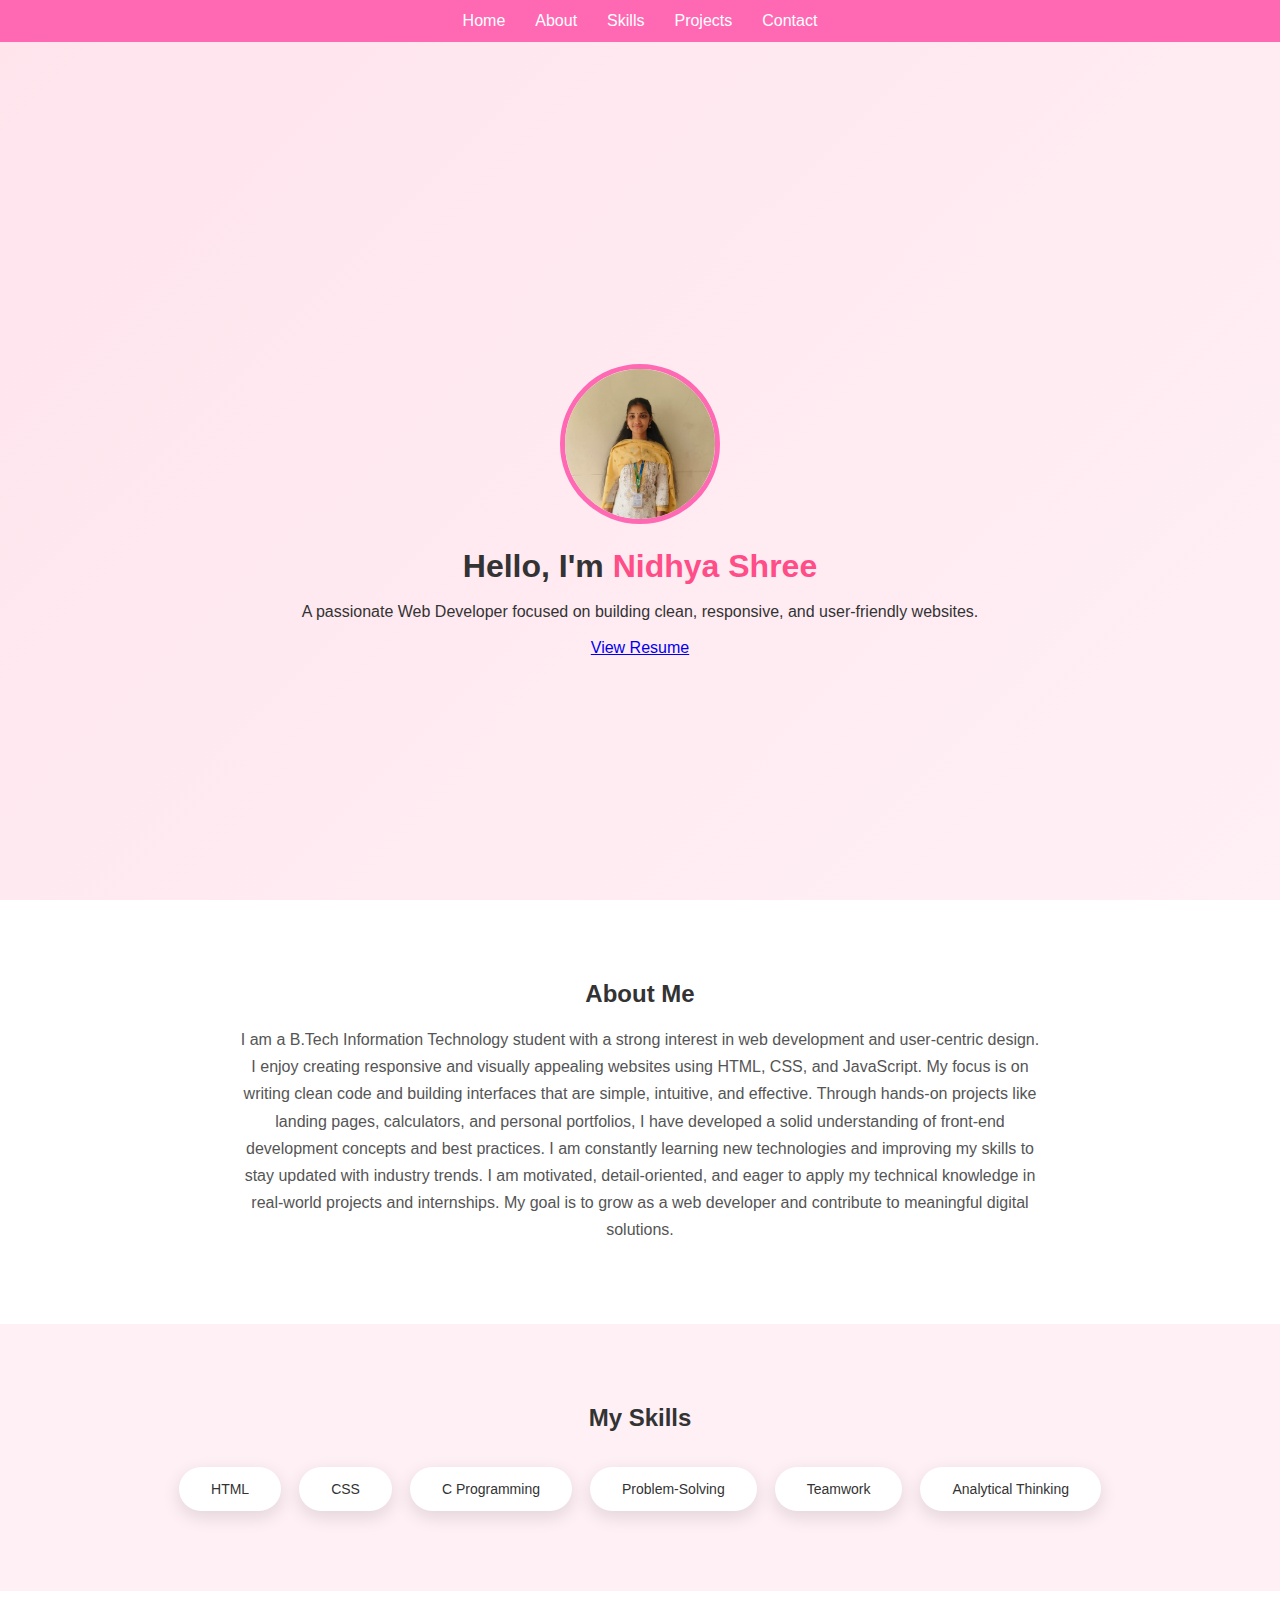
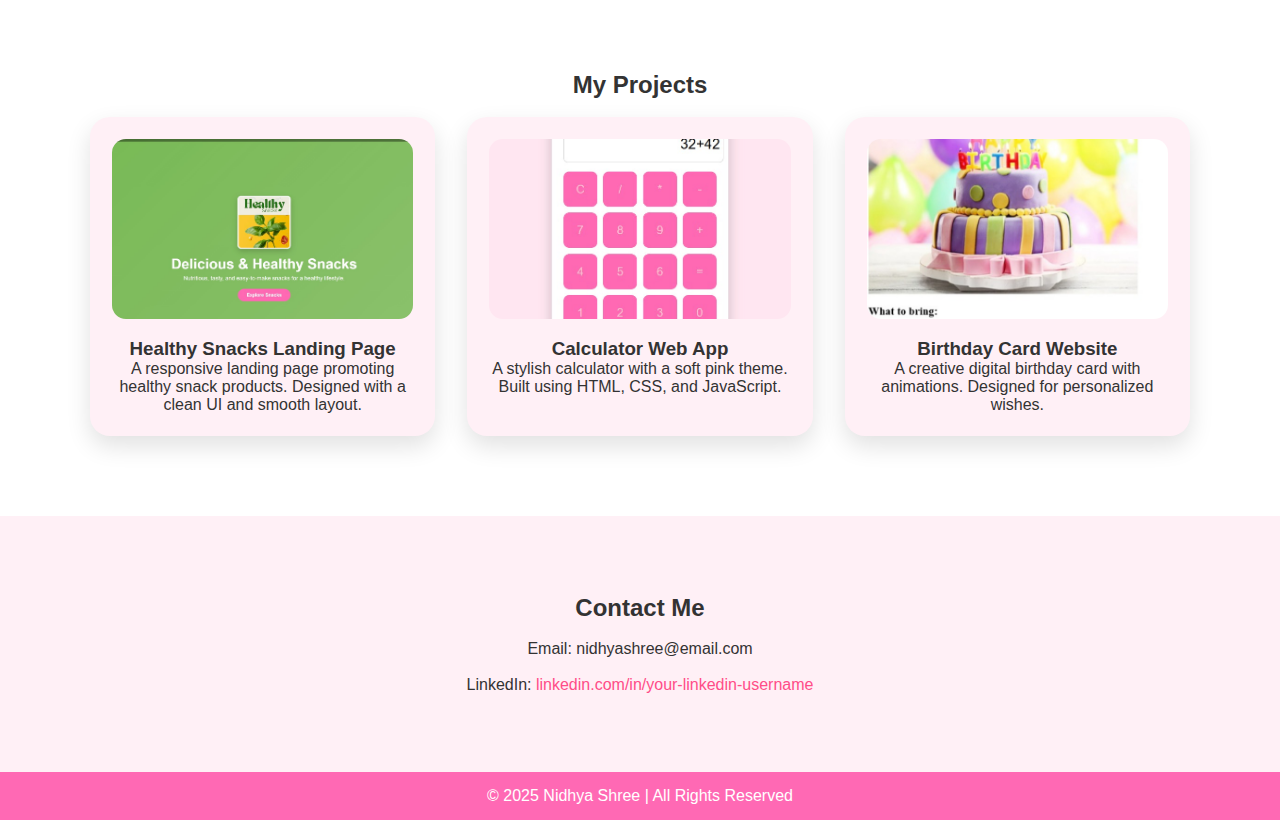
<file: level-1/task-1/index.html>
<!DOCTYPE html>
<html lang="en">
<head>
    <meta charset="UTF-8">
    <meta name="viewport" content="width=device-width, initial-scale=1.0">
    <title>Nidhya Shree | Portfolio</title>
    <link rel="stylesheet" href="style.css">
</head>
<body>

<!-- NAVBAR -->
<header>
    <nav>
        <ul>
            <li><a href="#home">Home</a></li>
            <li><a href="#about">About</a></li>
            <li><a href="#skills">Skills</a></li>
            <li><a href="#projects">Projects</a></li>
            <li><a href="#contact">Contact</a></li>
        </ul>
    </nav>
</header>

<!-- HOME -->
<section id="home">
    <div class="home-content">
        <img src="pic.jpeg" alt="Profile Image">
        <h1>Hello, I'm <span>Nidhya Shree</span></h1>
<br>
        <p>A passionate Web Developer focused on building clean, responsive, and user-friendly websites.</p>
<br>
        <a href="student-resume.pdf" class="btn" target="_blank">View Resume</a>
<br>
    </div>
</section>

<!-- ABOUT -->
<section id="about">
    <h2>About Me</h2>
<br>
    <p>
        I am a B.Tech Information Technology student with a strong interest in web development and user-centric design.
        I enjoy creating responsive and visually appealing websites using HTML, CSS, and JavaScript.
        My focus is on writing clean code and building interfaces that are simple, intuitive, and effective.
        Through hands-on projects like landing pages, calculators, and personal portfolios, I have developed a solid
        understanding of front-end development concepts and best practices.
        I am constantly learning new technologies and improving my skills to stay updated with industry trends.
        I am motivated, detail-oriented, and eager to apply my technical knowledge in real-world projects and internships.
        My goal is to grow as a web developer and contribute to meaningful digital solutions.
    </p>
</section>

<!-- SKILLS -->
<section id="skills">
    <h2>My Skills</h2>
    <div class="skills-container">
        <div class="skill-box">HTML</div>
        <div class="skill-box">CSS</div>
        <div class="skill-box">C Programming</div>
        <div class="skill-box">Problem-Solving</div>
        <div class="skill-box">Teamwork</div>
        <div class="skill-box">Analytical Thinking</div>

    </div>
</section>

<!-- PROJECTS -->
<section id="projects" class="projects-section">
    <h2 class="section-title">My Projects</h2>
<br>
    <div class="projects-container">

        <div class="project-card">
            <img src="healthysnackss.jpeg">
            <h3>Healthy Snacks Landing Page</h3>
            <p>
                A responsive landing page promoting healthy snack products.
                Designed with a clean UI and smooth layout.
            </p>
        </div>

        <div class="project-card">
            <img src="calculatorss.jpeg">
            <h3>Calculator Web App</h3>
            <p>
                A stylish calculator with a soft pink theme.
                Built using HTML, CSS, and JavaScript.
            </p>
        </div>

        <div class="project-card">
            <img src="birthdaycardss.jpeg">
            <h3>Birthday Card Website</h3>
            <p>
                A creative digital birthday card with animations.
                Designed for personalized wishes.
            </p>
        </div>

    </div>
</section>

<!-- CONTACT -->
<section id="contact">
<br>
    <h2>Contact Me</h2>
<br>
    <p>Email: nidhyashree@email.com</p>
<br>
    <p>
        LinkedIn:
        <a href="https://www.linkedin.com/in/your-linkedin-username" target="_blank">
            linkedin.com/in/your-linkedin-username
        </a>
    </p>
<br>
</section>

<!-- FOOTER -->
<footer>
    <p>© 2025 Nidhya Shree | All Rights Reserved</p>
</footer>

</body>
</html>
</file>
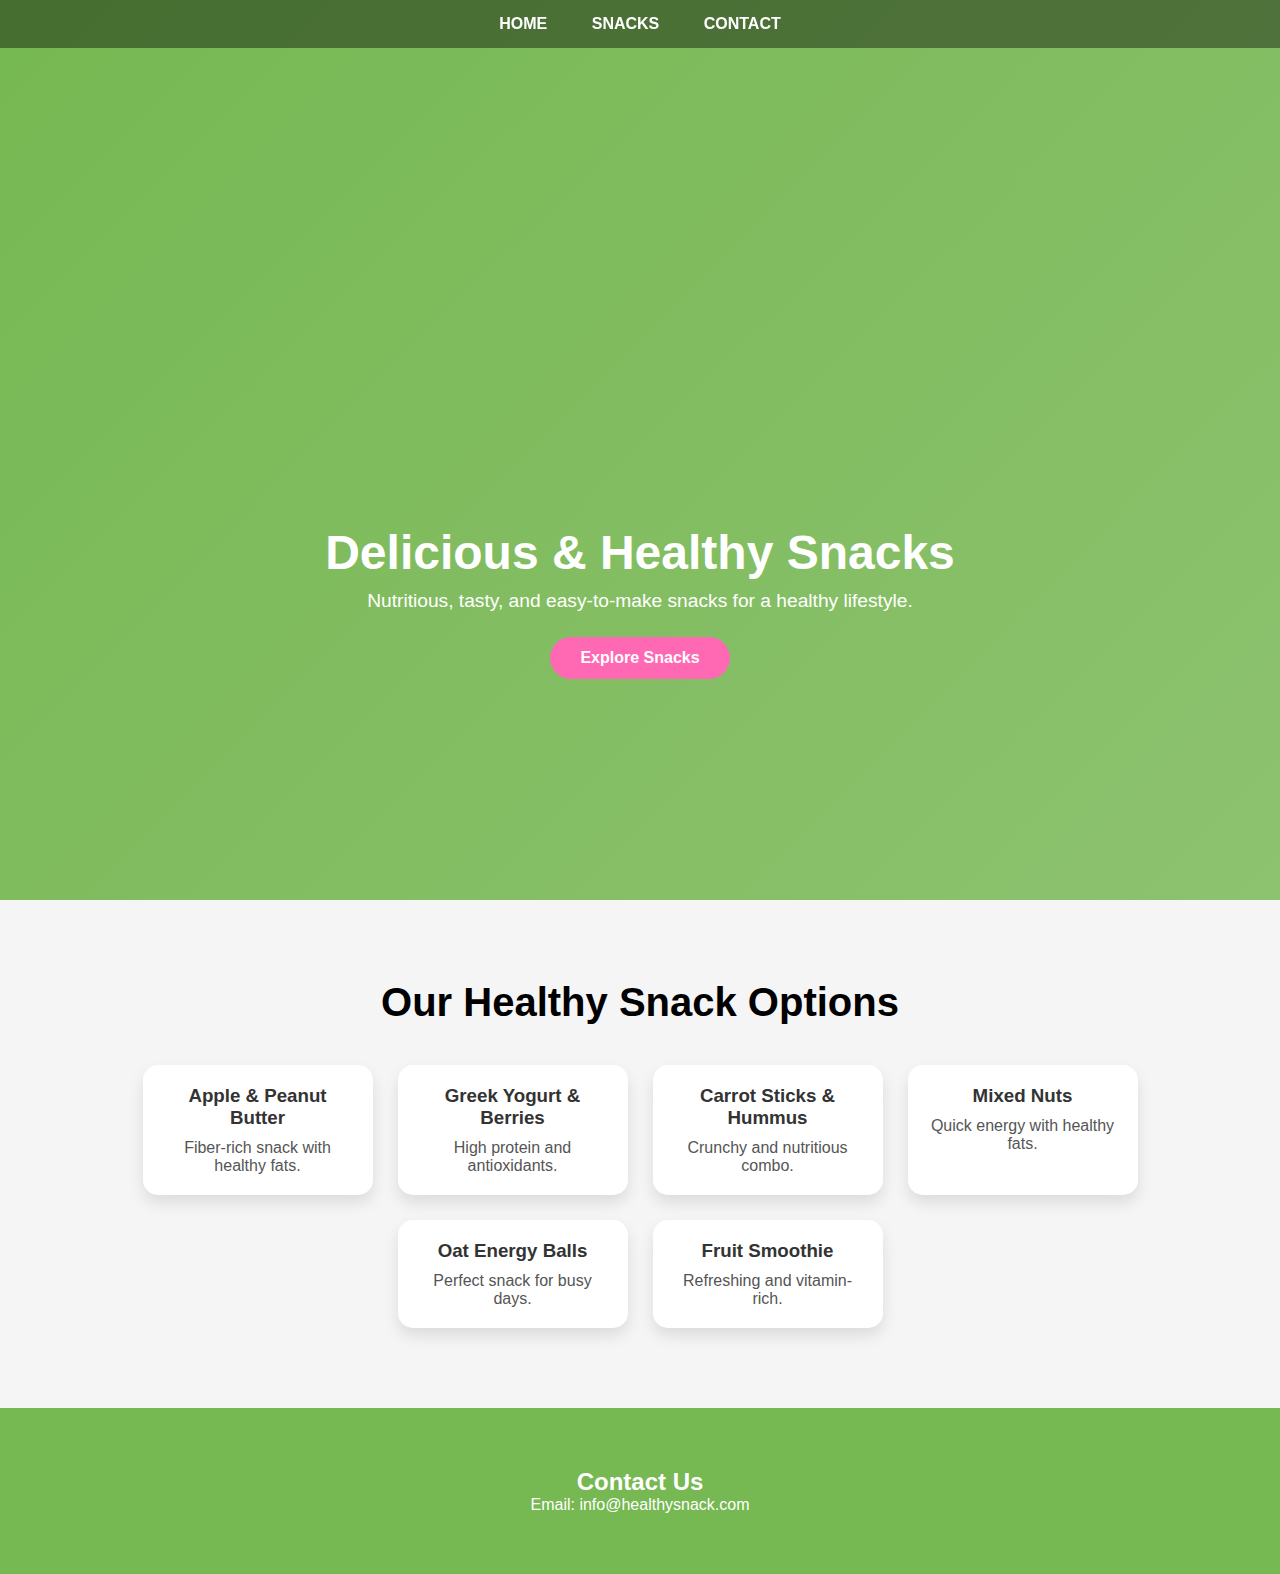
<file: level-1/task-2/index.html>
<!DOCTYPE html>
<html lang="en">
<head>
    <meta charset="UTF-8">
    <meta name="viewport" content="width=device-width, initial-scale=1.0">
    <title>Healthy Snack</title>
    <link rel="stylesheet" href="style.css">
</head>
<body>

    <!-- Navigation -->
    <nav>
        <a href="#home">Home</a>
        <a href="#snacks">Snacks</a>
        <a href="#contact">Contact</a>
    </nav>

    <!-- Landing Page -->
    <section class="landing-page" id="home">
        <div class="landing-page-content">

            <!-- Logo -->
            <img src="healthysnack.jpeg" alt="Healthy Snack Logo" class="hero-logo">

            <h1>Delicious & Healthy Snacks</h1>
            <p>Nutritious, tasty, and easy-to-make snacks for a healthy lifestyle.</p>
            <a href="#snacks" class="btn">Explore Snacks</a>

        </div>
    </section>

    <!-- Snacks Section -->
    <section class="snacks-section" id="snacks">
        <h2>Our Healthy Snack Options</h2>

        <div class="snack-cards">
            <div class="card">
                <h3>Apple & Peanut Butter</h3>
                <p>Fiber-rich snack with healthy fats.</p>
            </div>

            <div class="card">
                <h3>Greek Yogurt & Berries</h3>
                <p>High protein and antioxidants.</p>
            </div>

            <div class="card">
                <h3>Carrot Sticks & Hummus</h3>
                <p>Crunchy and nutritious combo.</p>
            </div>

            <div class="card">
                <h3>Mixed Nuts</h3>
                <p>Quick energy with healthy fats.</p>
            </div>

            <div class="card">
                <h3>Oat Energy Balls</h3>
                <p>Perfect snack for busy days.</p>
            </div>

            <div class="card">
                <h3>Fruit Smoothie</h3>
                <p>Refreshing and vitamin-rich.</p>
            </div>
        </div>
    </section>

    <!-- Contact Section -->
    <section class="contact-section" id="contact">
        <h2>Contact Us</h2>
        <p>Email: info@healthysnack.com</p>
    </section>

</body>
</html>
</file>
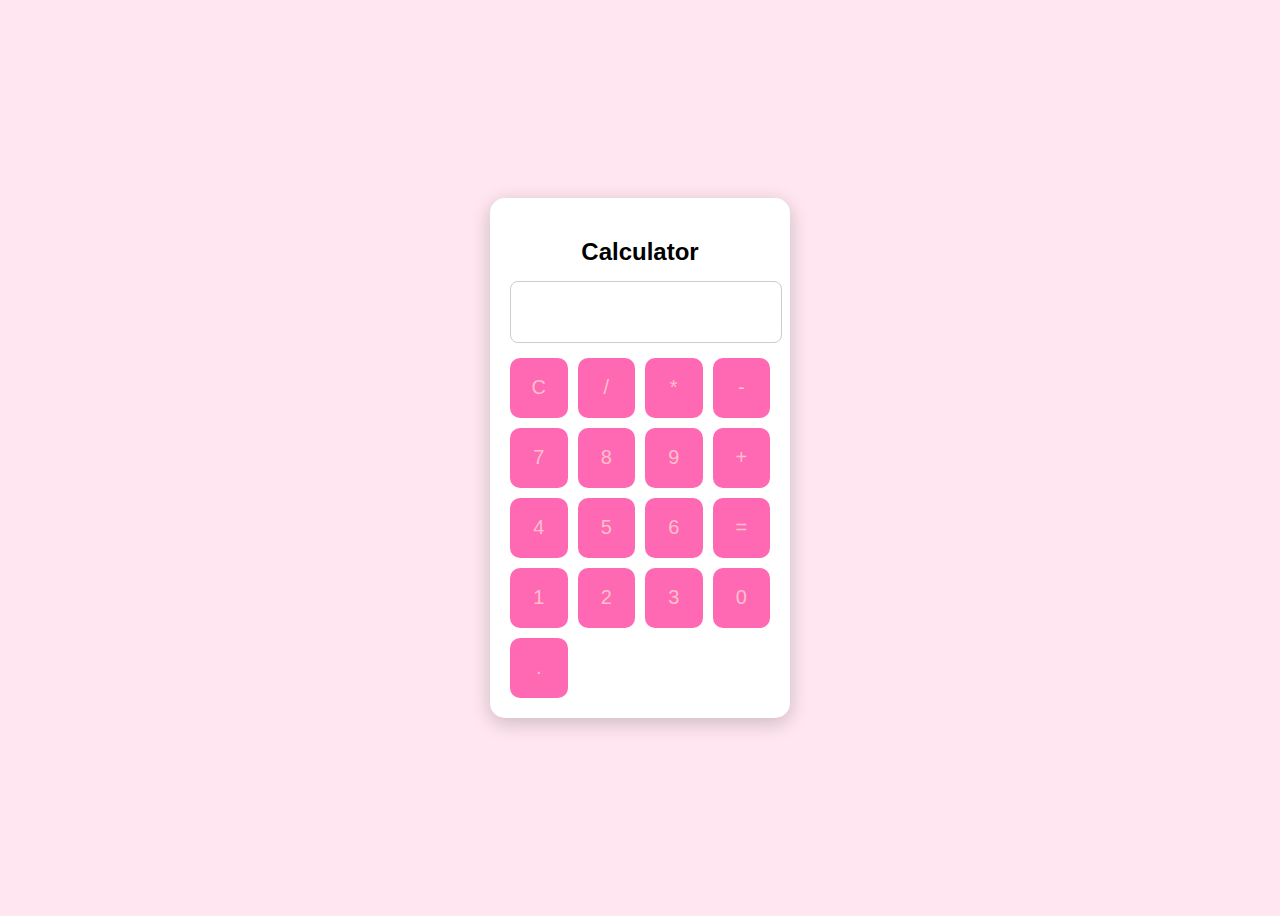
<file: level-1/task-3/calculator.html>
<!DOCTYPE html>
<html lang="en">
<head>
<meta charset="UTF-8">
<meta name="viewport" content="width=device-width, initial-scale=1.0">
<title>Calculator</title>
<style>
    body {
        display: flex;
        justify-content: center;
        align-items: center;
        height: 100vh;
        background-color: #FFE6F0;
        font-family: Arial, sans-serif;
    }

    .calculator {
        background-color: #fff;
        padding: 20px;
        border-radius: 15px;
        box-shadow: 0 5px 20px rgba(0,0,0,0.2);
        width: 260px;
    }

    h2 {
        text-align: center;
        margin-bottom: 15px;
    }

    #display {
        width: 100%;
        height: 50px;
        font-size: 24px;
        text-align: right;
        margin-bottom: 15px;
        padding: 5px;
        border-radius: 8px;
        border: 1px solid #ccc;
    }

    .buttons {
        display: grid;
        grid-template-columns: repeat(4, 1fr);
        grid-gap: 10px;
    }

   .buttons button {
    width: 100%;
    height: 60px;
    font-size: 20px;
    border: none;
    border-radius: 10px;
    cursor: pointer;
    background-color: #FF69B4; /* pink button */
    color: #FFC0CB; /* faded pink text */
    transition: 0.3s;
}

.buttons button:hover {
    background-color: #FF85C1; /* lighter pink on hover */
    color: #FFD6E1; /* slightly lighter faded pink on hover */
}
</style>
</head>
<body>

<div class="calculator">
    <h2>Calculator</h2>
    <input type="text" id="display" readonly>

    <div class="buttons">
        <button onclick="clearDisplay()">C</button>
        <button onclick="press('/')">/</button>
        <button onclick="press('*')">*</button>
        <button onclick="press('-')">-</button>

        <button onclick="press('7')">7</button>
        <button onclick="press('8')">8</button>
        <button onclick="press('9')">9</button>
        <button onclick="press('+')">+</button>

        <button onclick="press('4')">4</button>
        <button onclick="press('5')">5</button>
        <button onclick="press('6')">6</button>
        <button onclick="calculate()">=</button>

        <button onclick="press('1')">1</button>
        <button onclick="press('2')">2</button>
        <button onclick="press('3')">3</button>
        <button onclick="press('0')">0</button>

        <button onclick="press('.')">.</button>
    </div>
</div>

<script>
const display = document.getElementById('display');

function press(value) {
    display.value += value;
}

function clearDisplay() {
    display.value = '';
}

function calculate() {
    try {
        display.value = eval(display.value);
    } catch {
        display.value = 'Error';
    }
}
</script>

</body>
</html>
</file>
<file: level-1/task-1/style.css>
/* =========================
   GLOBAL
========================= */
* {
    margin: 0;
    padding: 0;
    box-sizing: border-box;
}

html {
    scroll-behavior: smooth;
}

body {
    font-family: 'Poppins', Arial, sans-serif;
    color: #333;
}

/* =========================
   NAVBAR
========================= */
header {
    position: fixed;
    top: 0;
    width: 100%;
    background: #ff69b4;
    padding: 12px 0;
    z-index: 1000;
}

nav ul {
    display: flex;
    justify-content: center;
    gap: 30px;
    list-style: none;
}

nav ul li a {
    color: #ffffff;
    text-decoration: none;
    font-weight: 500;
    transition: color 0.3s ease;
}

/* BLACK WHEN CLICKED / ACTIVE (CSS ONLY) */
nav ul li a:hover,
nav ul li a:focus,
nav ul li a:active {
    color: #000000;
}

/* =========================
   HOME
========================= */
#home {
    min-height: 100vh;
    padding-top: 120px;
    background: linear-gradient(135deg, #ffe4ec, #fff0f6);
    display: flex;
    justify-content: center;
    align-items: center;
    text-align: center;
}

.home-content img {
    width: 160px;
    height: 160px;
    border-radius: 50%;
    border: 5px solid #ff69b4;
    object-fit: cover;
    margin-bottom: 20px;
}

.home-content h1 span {
    color: #ff4d88;
}

/* =========================
   ABOUT
========================= */
#about {
    padding: 80px 20px;
    text-align: center;
}

#about p {
    max-width: 800px;
    margin: auto;
    line-height: 1.7;
    color: #555;
}

/* =========================
   SKILLS (POP / JUMP)
========================= */
#skills {
    padding: 80px 20px;
    background: #fff0f6;
    text-align: center;
}

.skills-container {
    display: flex;
    flex-wrap: wrap;
    justify-content: center;
    gap: 18px;
    margin-top: 35px;
}

.skill-box {
    background: #ffffff;
    padding: 14px 32px;
    border-radius: 30px;
    font-size: 14px;
    box-shadow: 0 6px 18px rgba(0,0,0,0.12);
    transition: transform 0.3s ease, box-shadow 0.3s ease;
}

/* POPPING EFFECT */
.skill-box:hover {
    transform: translateY(-10px) scale(1.05);
    box-shadow: 0 14px 30px rgba(0,0,0,0.18);
}

/* =========================
   PROJECTS (POP / JUMP)
========================= */
.projects-section {
    padding: 80px 20px;
    text-align: center;
}

.projects-container {
    display: grid;
    grid-template-columns: repeat(auto-fit, minmax(280px, 1fr));
    gap: 32px;
    max-width: 1100px;
    margin: auto;
}

.project-card {
    background: #fff0f6;
    padding: 22px;
    border-radius: 20px;
    box-shadow: 0 10px 25px rgba(0,0,0,0.12);
    transition: transform 0.35s ease, box-shadow 0.35s ease;
}

/* POPPING EFFECT */
.project-card:hover {
    transform: translateY(-12px) scale(1.04);
    box-shadow: 0 18px 40px rgba(0,0,0,0.2);
}

.project-card img {
    width: 100%;
    height: 180px;
    object-fit: cover;
    border-radius: 14px;
    margin-bottom: 15px;
}

/* =========================
   CONTACT
========================= */
#contact {
    padding: 60px 20px;
    text-align: center;
    background: #fff0f6;
}

#contact a {
    color: #ff4d88;
    text-decoration: none;
}

/* =========================
   FOOTER
========================= */
footer {
    background: #ff69b4;
    color: #ffffff;
    text-align: center;
    padding: 15px;
}

/* =========================
   RESPONSIVE
========================= */
@media (max-width: 768px) {
    nav ul {
        gap: 18px;
    }

    .project-card img {
        height: 160px;
    }
}
</file>
<file: level-1/task-2/style.css>
/* Global Styles */
* {
    margin: 0;
    padding: 0;
    box-sizing: border-box;
    scroll-behavior: smooth;
}

body {
    font-family: Arial, sans-serif;
}

/* Navigation */
nav {
    position: fixed;
    top: 0;
    width: 100%;
    padding: 15px 0;
    background: rgba(0, 0, 0, 0.4);
    text-align: center;
    z-index: 100;
}

nav a {
    color: #ffffff;
    margin: 0 20px;
    text-decoration: none;
    font-weight: bold;
    text-transform: uppercase;
}

nav a:hover {
    color: #ffeb3b;
}

/* Landing Page */
.landing-page {
    height: 100vh;
    padding-top: 100px;
    display: flex;
    justify-content: center;
    align-items: center;
    background: linear-gradient(135deg, #76b852, #8DC26F);
    color: #ffffff;
    text-align: center;
}

.landing-page-content {
    max-width: 700px;
}

/* Square Logo with Fade-in Animation */
.hero-logo {
    width: 180px;
    height: 180px;
    object-fit: cover;
    margin-bottom: 20px;

    border-radius: 12px;
    border: 4px solid #ffffff;
    box-shadow: 0 8px 20px rgba(0, 0, 0, 0.2);

    /* Animation */
    opacity: 0;
    animation: logoFade 1.2s ease forwards;
}

/* Fade-in Keyframes */
@keyframes logoFade {
    0% {
        opacity: 0;
        transform: scale(0.9);
    }
    100% {
        opacity: 1;
        transform: scale(1);
    }
}

/* Text */
.landing-page h1 {
    font-size: 3rem;
    margin-bottom: 10px;
}

.landing-page p {
    font-size: 1.2rem;
    margin-bottom: 25px;
}

/* Button */
.btn {
    display: inline-block;
    background: #ff69b4;
    color: #ffffff;
    padding: 12px 30px;
    border-radius: 25px;
    font-weight: bold;
    text-decoration: none;
    transition: transform 0.3s ease, background 0.3s ease;
}

.btn:hover {
    background: #ff85c1;
    transform: scale(1.05);
}

/* Snacks Section */
.snacks-section {
    padding: 80px 20px;
    background: #f5f5f5;
    text-align: center;
}

.snacks-section h2 {
    font-size: 2.5rem;
    margin-bottom: 40px;
}

.snack-cards {
    display: flex;
    flex-wrap: wrap;
    justify-content: center;
    gap: 25px;
}

/* Snack Card */
.card {
    background: #ffffff;
    width: 230px;
    padding: 20px;
    border-radius: 15px;
    box-shadow: 0 8px 15px rgba(0,0,0,0.1);
    transition: transform 0.3s ease, box-shadow 0.3s ease;
}

/* Jump Effect */
.card:hover {
    transform: translateY(-15px);
    box-shadow: 0 15px 25px rgba(0,0,0,0.2);
}

.card h3 {
    margin-bottom: 10px;
    color: #333;
}

.card p {
    color: #555;
}

/* Contact Section */
.contact-section {
    padding: 60px 20px;
    background: #76b852;
    color: #ffffff;
    text-align: center;
}

/* Responsive */
@media (max-width: 768px) {
    .hero-logo {
        width: 140px;
        height: 140px;
    }

    .landing-page h1 {
        font-size: 2.2rem;
    }

    .landing-page p {
        font-size: 1rem;
    }
}
</file>
